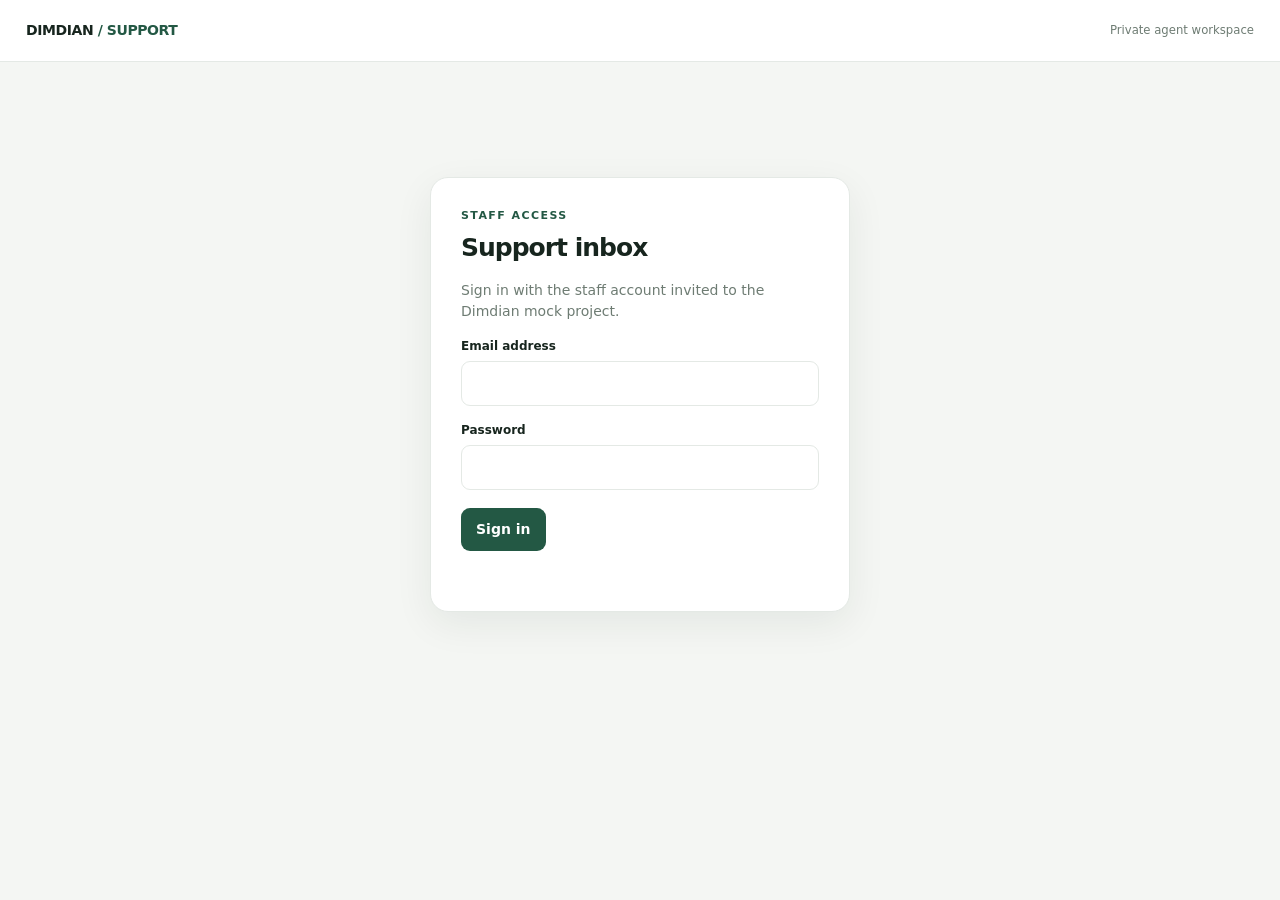
<file: docs/inbox/index.html>
<!doctype html>
<html lang="en">
<head>
<meta charset="utf-8">
<meta name="viewport" content="width=device-width,initial-scale=1">
<meta name="robots" content="noindex,nofollow">
<title>Dimdian Support Inbox</title>
<style>
:root{color-scheme:light;--ink:#17251e;--muted:#6e7c73;--line:#e4e9e5;--paper:#f4f6f3;--panel:#fff;--green:#235844;--green2:#e8f1eb;--amber:#916021;--shadow:0 12px 38px rgba(21,44,31,.07)}
*{box-sizing:border-box}body{margin:0;background:var(--paper);color:var(--ink);font:14px/1.5 Inter,ui-sans-serif,system-ui,-apple-system,"Segoe UI",sans-serif}button,input,textarea{font:inherit}button{cursor:pointer}.hidden{display:none!important}
.top{height:62px;background:#fff;border-bottom:1px solid var(--line);display:flex;align-items:center;justify-content:space-between;padding:0 26px}.brand{font-weight:750;letter-spacing:-.03em}.brand span{color:var(--green)}.top small{color:var(--muted)}
.shell{max-width:1240px;margin:0 auto;padding:34px 22px}.eyebrow{font-size:11px;text-transform:uppercase;letter-spacing:.13em;color:var(--green);font-weight:750}.heading{display:flex;align-items:end;justify-content:space-between;margin-bottom:22px}.heading h1{font-size:30px;letter-spacing:-.05em;margin:5px 0 0}.heading p{margin:5px 0 0;color:var(--muted)}
.login{max-width:420px;margin:9vh auto;background:var(--panel);border:1px solid var(--line);border-radius:18px;padding:30px;box-shadow:var(--shadow)}.login h1{font-size:25px;letter-spacing:-.04em;margin:4px 0}.login p{color:var(--muted)}label{display:block;font-size:12px;font-weight:700;margin:15px 0 6px}input,textarea,select{width:100%;border:1px solid var(--line);border-radius:9px;padding:11px 12px;background:#fff;color:var(--ink);outline:none}input:focus,textarea:focus,select:focus{border-color:#6c9a7e;box-shadow:0 0 0 3px #e7f1e9}button.primary{border:0;border-radius:9px;padding:11px 15px;background:var(--green);color:#fff;font-weight:700}button.primary:disabled{opacity:.5;cursor:wait}button.ghost{border:1px solid var(--line);border-radius:9px;padding:9px 12px;background:#fff;color:var(--ink);font-weight:650}button.ghost:hover{background:#f7faf7}.error{color:#a33b36;min-height:20px;font-size:12px;margin-top:10px}.muted{color:var(--muted)}
.inbox{display:grid;grid-template-columns:350px minmax(0,1fr);min-height:650px;background:#fff;border:1px solid var(--line);border-radius:16px;overflow:hidden;box-shadow:var(--shadow)}.list{border-right:1px solid var(--line);min-width:0}.list-head{padding:16px;border-bottom:1px solid var(--line);display:flex;align-items:center;gap:8px}.list-head select{padding:8px;font-size:12px}.list-body{max-height:calc(100vh - 260px);min-height:520px;overflow:auto}.item{width:100%;text-align:left;border:0;border-bottom:1px solid #eff2ef;background:#fff;padding:14px 16px;display:block;color:inherit}.item:hover,.item.active{background:#f4f8f4}.item-top{display:flex;justify-content:space-between;gap:8px}.item strong{font-size:13px}.item time{font-size:10px;color:var(--muted);white-space:nowrap}.preview{font-size:12px;color:var(--muted);overflow:hidden;text-overflow:ellipsis;white-space:nowrap;margin-top:5px}.item-foot{display:flex;gap:9px;align-items:center;margin-top:8px;font-size:10px;color:var(--muted)}.pill{border-radius:20px;padding:2px 7px;background:var(--green2);color:var(--green);font-weight:750}.pill.closed{background:#f0f1ef;color:#6e756f}.detail{min-width:0;display:flex;flex-direction:column}.empty{margin:auto;text-align:center;padding:40px;color:var(--muted)}.detail-head{padding:17px 20px;border-bottom:1px solid var(--line);display:flex;align-items:center;justify-content:space-between;gap:12px}.detail-head h2{font-size:16px;margin:0}.detail-head p{margin:3px 0 0;color:var(--muted);font-size:11px}.actions{display:flex;gap:7px;flex-wrap:wrap}.messages{flex:1;min-height:300px;max-height:calc(100vh - 390px);overflow:auto;padding:20px;background:#fafbf9}.message{max-width:min(78%,620px);padding:10px 12px;border-radius:12px;margin:0 0 12px;background:#fff;border:1px solid var(--line);white-space:pre-wrap;overflow-wrap:anywhere}.message.agent{margin-left:auto;background:#eaf3ed;border-color:#d9e8dd}.message .who{font-size:10px;font-weight:800;color:var(--green);margin-bottom:4px}.message time{display:block;font-size:9px;color:var(--muted);margin-top:5px}.compose{border-top:1px solid var(--line);padding:14px 18px}.compose textarea{resize:vertical;min-height:68px;max-height:180px}.compose-foot{display:flex;justify-content:space-between;align-items:center;margin-top:8px}.attachments{border-top:1px solid var(--line);padding:12px 18px}.attachments h3{font-size:11px;margin:0 0 8px}.audit{border-top:1px solid var(--line);padding:12px 18px}.audit h3{font-size:11px;margin:0 0 8px}.audit-item{display:grid;grid-template-columns:110px 1fr;gap:8px;padding:6px 0;border-bottom:1px solid #eef1ee;font-size:11px}.audit-item:last-child{border-bottom:0}.audit-item time{color:var(--muted)}.audit-item strong{font-weight:650}.audit-meta{color:var(--muted);display:block;font-size:10px}.file{display:inline-flex;margin:0 7px 7px 0;border:1px solid var(--line);border-radius:8px;padding:6px 9px;font-size:11px;text-decoration:none;color:var(--green);background:#fff}.file.private{border-color:#ead9bd;background:#fffaf1;color:#83591d}
.notice{font-size:11px;color:var(--muted)}.toast{position:fixed;right:20px;bottom:20px;background:#17251e;color:#fff;border-radius:10px;padding:10px 14px;box-shadow:var(--shadow);max-width:360px}
@media(max-width:760px){.shell{padding:22px 12px}.top{padding:0 14px}.inbox{grid-template-columns:1fr}.list{border-right:0;border-bottom:1px solid var(--line)}.list-body{max-height:260px;min-height:180px}.messages{max-height:48vh;min-height:250px}.detail-head{align-items:flex-start;flex-direction:column}.message{max-width:92%}.heading h1{font-size:25px}}
</style>
</head>
<body>
<header class="top"><div class="brand">DIMDIAN <span>/ SUPPORT</span></div><small id="topUser">Private agent workspace</small></header>
<main class="shell">
<section id="login" class="login">
<div class="eyebrow">Staff access</div><h1>Support inbox</h1>
<p>Sign in with the staff account invited to the Dimdian mock project.</p>
<form id="loginForm">
<label for="email">Email address</label><input id="email" type="email" autocomplete="username" required>
<label for="password">Password</label><input id="password" type="password" autocomplete="current-password" required>
<div style="margin-top:18px"><button class="primary" id="loginButton" type="submit">Sign in</button></div>
<div class="error" id="loginError" role="alert"></div>
</form>
</section>
<section id="workspace" class="hidden">
<div class="heading"><div><div class="eyebrow">Dimdian · Mock tenant</div><h1>Conversations</h1><p>Website support messages and private diagnostic attachments.</p></div><div class="actions"><button class="ghost" id="accountSettings">Account settings</button><button class="ghost" id="logout">Sign out</button></div></div>
<section id="accountPanel" class="hidden" style="background:#fff;border:1px solid var(--line);border-radius:14px;padding:18px 20px;margin:0 0 16px">
<div class="eyebrow">Account</div><h2 style="font-size:17px;margin:4px 0">Change sign-in email</h2>
<p class="muted" style="font-size:12px;margin:4px 0 12px">Current account: <strong id="accountEmail"></strong>. Supabase may require confirmation of the new address before it becomes active. Your staff access remains attached to this account.</p>
<form id="emailChangeForm" style="max-width:460px">
<label for="newEmail">New email address</label><input id="newEmail" type="email" autocomplete="email" required>
<div style="display:flex;gap:8px;align-items:center;margin-top:12px"><button class="primary" id="emailChangeButton" type="submit">Request email change</button><button class="ghost" id="closeAccountSettings" type="button">Cancel</button></div>
<div class="error" id="emailChangeStatus" role="status"></div>
</form>
<div style="border-top:1px solid var(--line);margin:20px 0;padding-top:18px">
<div class="eyebrow">Data lifecycle</div><h2 style="font-size:17px;margin:4px 0">Automatic data retention</h2>
<p class="muted" style="font-size:12px;margin:4px 0 12px">Choose how long each data category is kept. Cleanup runs daily at approximately 04:15 Lagos time. Use 0 to keep a category indefinitely. Changes apply to existing records as well as new records.</p>
<form id="retentionForm" style="max-width:720px">
<div style="display:grid;grid-template-columns:repeat(auto-fit,minmax(220px,1fr));gap:0 16px">
<div><label for="retentionConversations">Conversations and messages (days)</label><input id="retentionConversations" type="number" min="0" max="3650" step="1" required></div>
<div><label for="retentionAttachments">Customer uploads (days)</label><input id="retentionAttachments" type="number" min="0" max="3650" step="1" required></div>
<div><label for="retentionDiagnostics">Diagnostic bundles (days)</label><input id="retentionDiagnostics" type="number" min="0" max="3650" step="1" required></div>
<div><label for="retentionAudit">Staff activity history (days)</label><input id="retentionAudit" type="number" min="0" max="3650" step="1" required></div>
</div>
<div style="display:flex;gap:8px;align-items:center;flex-wrap:wrap;margin-top:12px"><button class="primary" id="saveRetention" type="submit">Save retention settings</button><button class="ghost" id="runRetention" type="button">Run cleanup now</button></div>
<div class="error" id="retentionStatus" role="status"></div><p class="notice" id="retentionLastRun"></p>
</form>
</div>
</section>
<div class="inbox">
<aside class="list"><div class="list-head"><strong style="font-size:12px">Inbox</strong><select id="filter" aria-label="Filter conversations"><option value="open">Open</option><option value="closed">Closed</option><option value="all">All</option></select><button class="ghost" id="refresh" style="padding:7px 9px">↻</button></div><div class="list-body" id="conversationList"><div class="empty">Loading conversations…</div></div></aside>
<section class="detail" id="detail">
<div class="empty"><div style="font-size:28px">↖</div><strong>Select a conversation</strong><p>Choose a visitor message from the inbox.</p></div>
</section>
</div>
<p class="notice" style="margin:12px 2px">Mock environment only. Replies are saved to Supabase and appear in the visitor chat; they are not sent through WhatsApp.</p>
</section>
</main>
<div id="toast" class="toast hidden" role="status"></div>
<script>
(() => {
'use strict';
const PROJECT_URL='https://gpafuuoxrbzveaddomgt.supabase.co';
const PUBLISHABLE_KEY='sb_publishable_NdGKg0v6WajasP8G7yQbjg_X1KqZEwA';
const API=PROJECT_URL+'/functions/v1/chatbridge-mock-api';
const TENANT_LABEL='Dimdian Mock Site';
const $=s=>document.querySelector(s);
let session=null, conversations=[], selected=null, messageCursor=0, pollHandle=null, toastHandle=null;
const headers=()=>({'apikey':PUBLISHABLE_KEY,'Content-Type':'application/json'});
function showToast(message){const node=$('#toast');node.textContent=message;node.classList.remove('hidden');clearTimeout(toastHandle);toastHandle=setTimeout(()=>node.classList.add('hidden'),3500);}
function showLogin(message=''){ $('#workspace').classList.add('hidden');$('#login').classList.remove('hidden');$('#loginError').textContent=message;$('#topUser').textContent='Private agent workspace';}
function showWorkspace(){ $('#login').classList.add('hidden');$('#workspace').classList.remove('hidden');$('#topUser').textContent=session.user.email||'Signed-in support agent';}
function persist(){sessionStorage.setItem('dimdian_staff_session',JSON.stringify(session));}
function clearSession(){session=null;sessionStorage.removeItem('dimdian_staff_session');selected=null;conversations=[];if(pollHandle)clearInterval(pollHandle);showLogin();}
async function authRequest(path,body){const response=await fetch(PROJECT_URL+'/auth/v1/'+path,{method:'POST',headers:headers(),body:JSON.stringify(body)});const payload=await response.json().catch(()=>({}));if(!response.ok)throw new Error(payload.msg||payload.message||payload.error_description||'Sign-in failed.');return payload;}
async function login(email,password){const data=await authRequest('token?grant_type=password',{email,password});session={access_token:data.access_token,refresh_token:data.refresh_token,expires_at:Date.now()+Number(data.expires_in||3600)*1000,user:data.user};persist();showWorkspace();await Promise.all([loadConversations(),loadRetentionSettings()]);startPolling();}
async function refreshSession(){if(!session?.refresh_token)throw new Error('Please sign in again.');const data=await authRequest('token?grant_type=refresh_token',{refresh_token:session.refresh_token});session={access_token:data.access_token,refresh_token:data.refresh_token,expires_at:Date.now()+Number(data.expires_in||3600)*1000,user:data.user};persist();}
async function ensureFresh(){if(session&&Date.now()>session.expires_at-60000)await refreshSession();}
async function api(path,options={}){await ensureFresh();const response=await fetch(API+path,{...options,headers:{...headers(),'Authorization':'Bearer '+session.access_token,...(options.headers||{})}});const payload=await response.json().catch(()=>({}));if(response.status===401){clearSession();throw new Error('Your staff session expired. Please sign in again.');}if(!response.ok)throw new Error(payload.error?.message||'The request failed.');return payload;}
function safeDate(value){if(!value)return '';const date=new Date(value);return Number.isNaN(date.getTime())?'':date.toLocaleString([], {month:'short',day:'numeric',hour:'numeric',minute:'2-digit'});}
function el(tag,cls,text){const node=document.createElement(tag);if(cls)node.className=cls;if(text!==undefined)node.textContent=text;return node;}
async function loadRetentionSettings(){
 const payload=await api('/staff/retention');
 const values=payload.data||{};
 const fields={conversation_days:'#retentionConversations',attachment_days:'#retentionAttachments',diagnostic_days:'#retentionDiagnostics',audit_days:'#retentionAudit'};
 for(const [key,selector] of Object.entries(fields))$(selector).value=String(values[key]??14);
 const canManage=Boolean(payload.can_manage);
 for(const selector of Object.values(fields))$(selector).disabled=!canManage;
 $('#saveRetention').disabled=!canManage;$('#runRetention').disabled=!canManage;
 if(!canManage)$('#retentionStatus').textContent='Only tenant owners and admins can change or run retention.';
 else $('#retentionStatus').textContent='';
 const last=payload.last_run;
 $('#retentionLastRun').textContent=last?'Last cleanup: '+safeDate(last.created_at)+' · '+last.conversations_deleted+' conversations · '+last.attachments_deleted+' files · '+last.audit_events_deleted+' audit events · '+last.failures+' failures':'No cleanup run has been recorded yet.';
}
async function saveRetentionSettings(event){
 event.preventDefault();
 const button=$('#saveRetention');button.disabled=true;$('#retentionStatus').textContent='Saving settings…';
 try{
  const data={conversation_days:Number($('#retentionConversations').value),attachment_days:Number($('#retentionAttachments').value),diagnostic_days:Number($('#retentionDiagnostics').value),audit_days:Number($('#retentionAudit').value)};
  const payload=await api('/staff/retention',{method:'PATCH',body:JSON.stringify(data)});
  if(!payload.data)throw new Error('The settings were not saved.');
  $('#retentionStatus').textContent='Retention settings saved. The next scheduled cleanup will apply them.';
  showToast('Data retention settings saved.');
 }catch(error){$('#retentionStatus').textContent=error.message;}
 finally{button.disabled=false;}
}
async function runRetentionNow(){
 const button=$('#runRetention');button.disabled=true;$('#retentionStatus').textContent='Running retention cleanup…';
 try{
  const payload=await api('/staff/retention/run',{method:'POST',body:'{}'});
  const result=(payload.data?.results||[])[0]||{};
  $('#retentionStatus').textContent='Cleanup finished: '+(result.conversations_deleted||0)+' conversations, '+(result.attachments_deleted||0)+' files and '+(result.audit_events_deleted||0)+' audit events deleted; '+(result.failures||0)+' failures.';
  await loadRetentionSettings();showToast('Retention cleanup finished.');
 }catch(error){$('#retentionStatus').textContent=error.message;}
 finally{button.disabled=false;}
}
async function loadConversations(){const filter=$('#filter').value;const payload=await api('/staff/conversations?status='+encodeURIComponent(filter)+'&limit=100');conversations=payload.data||[];renderList();if(selected){const found=conversations.find(c=>c.id===selected);if(!found){selected=null;renderDetailEmpty();}else await loadMessages(false);}}
function renderList(){const list=$('#conversationList');list.replaceChildren();if(!conversations.length){list.append(el('div','empty','No '+$('#filter').value+' conversations.'));return;}for(const c of conversations){const button=el('button','item'+(c.id===selected?' active':''));button.type='button';button.addEventListener('click',()=>selectConversation(c.id));const top=el('div','item-top');top.append(el('strong','',c.guest_name||'Website visitor'),el('time','',safeDate(c.last_message_at||c.created_at)));button.append(top);button.append(el('div','preview',c.last_message?.message||'No messages yet'));const foot=el('div','item-foot');foot.append(el('span','pill'+(c.status==='closed'?' closed':''),c.status));if(Number(c.attachment_count)>0)foot.append(el('span','',c.attachment_count+' attachment(s)'));if(c.assigned_to)foot.append(el('span','',c.assigned_to===session.user.id?'Assigned to you':'Assigned'));button.append(foot);list.append(button);}}
function renderDetailEmpty(){const node=$('#detail');node.replaceChildren();const empty=el('div','empty');empty.append(el('strong','','Select a conversation'),el('p','','Choose a visitor message from the inbox.'));node.append(empty);}
async function selectConversation(id){selected=id;messageCursor=0;renderList();await loadMessages(true);await loadAttachments();await loadAudit();}
function messageNode(m){const own=m.sender==='business';const node=el('article','message'+(own?' agent':''));node.append(el('div','who',own?'SUPPORT TEAM':m.sender==='visitor'?'VISITOR':String(m.sender||'SYSTEM').toUpperCase()));node.append(el('div','',m.message||''));node.append(el('time','',safeDate(m.created_at)));return node;}
async function loadMessages(reset){if(!selected)return;const after=reset?0:messageCursor;const payload=await api('/staff/conversations/'+selected+'/messages?after='+after+'&limit=200');const rows=payload.data||[];if(reset){messageCursor=0;renderDetailShell();}const container=$('#messages');if(!container)return;for(const m of rows){container.append(messageNode(m));messageCursor=Math.max(messageCursor,Number(m.sequence_id)||0);}if(reset||rows.length)container.scrollTop=container.scrollHeight;}
function renderDetailShell(){const c=conversations.find(x=>x.id===selected);const node=$('#detail');node.replaceChildren();if(!c){renderDetailEmpty();return;}const head=el('div','detail-head');const identity=el('div');identity.append(el('h2','',c.guest_name||'Website visitor'),el('p','',(c.guest_phone||'No phone provided')+' · '+safeDate(c.created_at)));const actions=el('div','actions');const assign=el('button','ghost',c.assigned_to===session.user.id?'Unassign me':'Assign to me');assign.type='button';assign.addEventListener('click',()=>updateConversation({assigned_to:c.assigned_to===session.user.id?null:session.user.id}));const status=el('button','primary',c.status==='open'?'Close conversation':'Reopen conversation');status.type='button';status.addEventListener('click',()=>updateConversation({status:c.status==='open'?'closed':'open'}));actions.append(assign,status);head.append(identity,actions);node.append(head);const messages=el('div','messages');messages.id='messages';node.append(messages);const attachments=el('div','attachments');attachments.id='attachments';attachments.append(el('h3','','ATTACHMENTS & PRIVATE DIAGNOSTICS'));node.append(attachments);const audit=el('div','audit');audit.id='audit';audit.append(el('h3','','ACTIVITY HISTORY'));node.append(audit);const compose=el('form','compose');const textarea=el('textarea');textarea.id='reply';textarea.maxLength=4000;textarea.placeholder=c.status==='open'?'Write a reply…':'Reopen this conversation to reply.';textarea.disabled=c.status!=='open';textarea.required=true;const foot=el('div','compose-foot');foot.append(el('span','notice','Replies appear in the visitor website chat only.'));const send=el('button','primary','Send reply');send.type='submit';send.disabled=c.status!=='open';foot.append(send);compose.append(textarea,foot);compose.addEventListener('submit',sendReply);node.append(compose);}
async function loadAttachments(){if(!selected)return;const payload=await api('/staff/conversations/'+selected+'/attachments');const node=$('#attachments');if(!node)return;node.replaceChildren(el('h3','','ATTACHMENTS & PRIVATE DIAGNOSTICS'));const rows=payload.data||[];if(!rows.length){node.append(el('span','notice','No attachments yet.'));return;}for(const item of rows){const a=el('a','file'+(item.visibility==='staff_only'?' private':''), (item.visibility==='staff_only'?'PRIVATE · ':'')+item.filename);a.href=item.signed_url;a.target='_blank';a.rel='noopener noreferrer';a.title=item.mime_type+' · '+Math.ceil(item.byte_size/1024)+' KB · link expires in '+item.url_expires_in+' seconds';node.append(a);}}
async function loadAudit(){
 if(!selected)return;
 const node=$('#audit');if(!node)return;
 try{
  const payload=await api('/staff/conversations/'+selected+'/audit?limit=100');
  node.replaceChildren(el('h3','','ACTIVITY HISTORY'));
  const rows=payload.data||[];
  if(!rows.length){node.append(el('span','notice','No staff activity recorded yet.'));return;}
  const labels={reply_sent:'Support reply sent',conversation_status_changed:'Conversation status changed',conversation_assignment_changed:'Assignment changed'};
  for(const item of rows){
   const row=el('div','audit-item');
   row.append(el('time','',safeDate(item.created_at)));
   const detail=el('div');
   detail.append(el('strong','',labels[item.event_type]||'Staff activity'));
   const actor=item.actor_user_id?String(item.actor_user_id).slice(0,8):'Former staff account';
   let change='';
   if(item.event_type==='conversation_status_changed')change=String(item.details?.from||'')+' → '+String(item.details?.to||'');
   if(item.event_type==='conversation_assignment_changed')change=(item.details?.from_user_id?String(item.details.from_user_id).slice(0,8):'Unassigned')+' → '+(item.details?.to_user_id?String(item.details.to_user_id).slice(0,8):'Unassigned');
   if(item.event_type==='reply_sent')change='Website chat · message '+String(item.details?.message_id||'').slice(0,8);
   detail.append(el('span','audit-meta',(change?change+' · ':'')+'by '+actor));
   row.append(detail);node.append(row);
  }
 }catch(error){node.replaceChildren(el('h3','','ACTIVITY HISTORY'),el('span','notice','Activity history could not be loaded: '+error.message));}
}
async function sendReply(event){event.preventDefault();const input=$('#reply');const message=input.value.trim();if(!message)return;const button=event.submitter;button.disabled=true;try{await api('/staff/conversations/'+selected+'/messages',{method:'POST',body:JSON.stringify({message,client_message_id:crypto.randomUUID()})});input.value='';await loadMessages(true);await loadConversations();await loadAudit();showToast('Reply saved to the website conversation.');}catch(error){showToast(error.message);}finally{button.disabled=false;}}
async function updateConversation(changes){try{await api('/staff/conversations/'+selected,{method:'PATCH',body:JSON.stringify(changes)});await loadConversations();if(selected){await loadMessages(true);await loadAudit();}showToast('Conversation updated.');}catch(error){showToast(error.message);}}
function startPolling(){if(pollHandle)clearInterval(pollHandle);pollHandle=setInterval(async()=>{if(!session)return;try{await loadConversations();if(selected){await loadMessages(false);await loadAttachments();await loadAudit();}}catch(error){if(error.message!=='Your staff session expired. Please sign in again.')showToast(error.message);}},6000);}
$('#loginForm').addEventListener('submit',async event=>{event.preventDefault();const button=$('#loginButton');button.disabled=true;$('#loginError').textContent='';try{await login($('#email').value.trim(),$('#password').value);}catch(error){$('#loginError').textContent=error.message;}finally{button.disabled=false;}});
$('#accountSettings').addEventListener('click',()=>{const panel=$('#accountPanel');panel.classList.toggle('hidden');$('#accountEmail').textContent=session?.user?.email||'';$('#newEmail').value='';$('#emailChangeStatus').textContent='';});
$('#closeAccountSettings').addEventListener('click',()=>$('#accountPanel').classList.add('hidden'));
$('#retentionForm').addEventListener('submit',saveRetentionSettings);
$('#runRetention').addEventListener('click',runRetentionNow);
$('#emailChangeForm').addEventListener('submit',async event=>{event.preventDefault();const nextEmail=$('#newEmail').value.trim();if(!nextEmail||nextEmail.toLowerCase()===String(session?.user?.email||'').toLowerCase())return;const button=$('#emailChangeButton');button.disabled=true;$('#emailChangeStatus').textContent='Sending confirmation request…';try{const response=await fetch(PROJECT_URL+'/auth/v1/user',{method:'PATCH',headers:{...headers(),'Authorization':'Bearer '+session.access_token},body:JSON.stringify({email:nextEmail})});const payload=await response.json().catch(()=>({}));if(!response.ok)throw new Error(payload.msg||payload.message||payload.error_description||'Could not request the email change.');$('#emailChangeStatus').textContent='Confirmation requested. Check the new email address and follow Supabase’s confirmation instructions. The account may continue showing the current address until verification is complete.';showToast('Email change confirmation requested.');}catch(error){$('#emailChangeStatus').textContent=error.message;}finally{button.disabled=false;}});
$('#logout').addEventListener('click',async()=>{try{if(session?.access_token)await fetch(PROJECT_URL+'/auth/v1/logout',{method:'POST',headers:{...headers(),'Authorization':'Bearer '+session.access_token}});}catch(_){}clearSession();});
$('#filter').addEventListener('change',()=>loadConversations().catch(e=>showToast(e.message)));
$('#refresh').addEventListener('click',()=>loadConversations().then(()=>{if(selected)loadAttachments();}).catch(e=>showToast(e.message)));
try{const stored=sessionStorage.getItem('dimdian_staff_session');if(stored){session=JSON.parse(stored);if(session.access_token&&session.refresh_token&&session.user){showWorkspace();Promise.all([loadConversations(),loadRetentionSettings()]).then(startPolling).catch(error=>showLogin(error.message));}else clearSession();}}catch(_){clearSession();}
})();
</script>
</body>
</html>
</file>
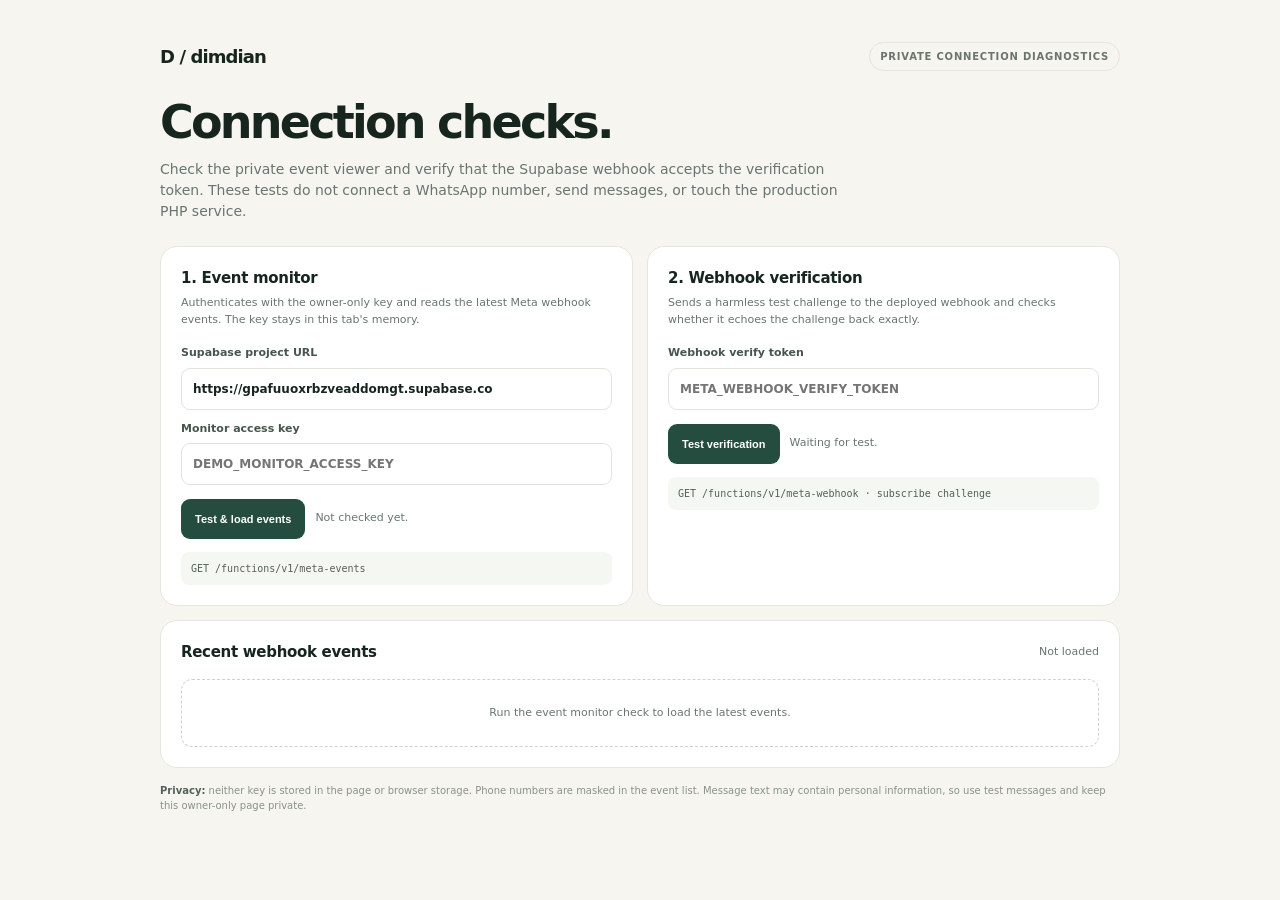
<file: docs/whatsapp-test.html>
<!doctype html>
<html lang="en">
<head>
  <meta charset="utf-8">
  <meta name="viewport" content="width=device-width, initial-scale=1">
  <meta name="theme-color" content="#142c25">
  <meta name="robots" content="noindex,nofollow">
  <title>Dimdian — Connection diagnostics</title>
  <style>
    :root{color-scheme:light;--ink:#17251f;--muted:#68766e;--green:#244d40;--paper:#f6f5ef;--line:#e4e7df;--red:#a13d34;--amber:#8a641f}
    *{box-sizing:border-box}body{margin:0;background:var(--paper);color:var(--ink);font:14px/1.5 Inter,ui-sans-serif,system-ui,-apple-system,"Segoe UI",sans-serif}
    main{width:min(960px,calc(100% - 32px));margin:42px auto 64px}.top{display:flex;align-items:center;justify-content:space-between;gap:16px;margin-bottom:28px}
    .brand{font-size:18px;font-weight:800;letter-spacing:-.05em;text-decoration:none;color:inherit}.tag{padding:6px 10px;border:1px solid var(--line);border-radius:999px;color:var(--muted);font-size:10px;font-weight:750;letter-spacing:.08em}
    h1{margin:0;font-size:clamp(30px,5vw,46px);letter-spacing:-.06em;line-height:1.04}.intro{max-width:700px;margin:12px 0 24px;color:var(--muted)}
    .grid{display:grid;grid-template-columns:1fr 1fr;gap:14px}.panel{padding:20px;border:1px solid var(--line);border-radius:17px;background:#fff;min-width:0}
    .panel h2{margin:0;font-size:15px;letter-spacing:-.02em}.desc{margin:6px 0 16px;color:var(--muted);font-size:11px;min-height:34px}
    label{display:block;color:#47564d;font-size:11px;font-weight:700}input{display:block;width:100%;height:42px;margin-top:6px;padding:0 11px;border:1px solid #dfe4dd;border-radius:9px;background:#fff;color:var(--ink);font:inherit;font-size:12px}
    input:focus{outline:3px solid #dcebe2;border-color:#6d927f}.field{margin-top:11px}
    button{min-height:40px;padding:0 14px;border:0;border-radius:9px;background:var(--green);color:white;font-size:11px;font-weight:750;cursor:pointer}
    button:disabled{opacity:.5;cursor:wait}.actions{display:flex;align-items:center;gap:10px;flex-wrap:wrap;margin-top:14px}
    .status{min-height:18px;color:var(--muted);font-size:11px}.status[data-kind=error]{color:var(--red)}.status[data-kind=success]{color:#276548}.status[data-kind=warning]{color:var(--amber)}
    .endpoint{margin-top:13px;padding:9px 10px;border-radius:8px;background:#f5f7f3;color:#526157;font:10px/1.5 ui-monospace,SFMono-Regular,Consolas,monospace;overflow-wrap:anywhere}
    .events-panel{margin-top:14px}.events-head{display:flex;justify-content:space-between;align-items:center;gap:12px}.events-head h2{margin:0;font-size:15px}.events{display:grid;gap:9px;margin-top:15px}
    .event{padding:13px;border:1px solid var(--line);border-radius:11px;background:#fff}.event-top{display:flex;justify-content:space-between;gap:12px;align-items:center}.kind{font-size:11px;font-weight:800}.time{color:#8a948d;font-size:10px}
    .meta{margin-top:5px;color:var(--muted);font-size:10px}.body{margin:8px 0 0;white-space:pre-wrap;overflow-wrap:anywhere;font-size:12px}
    .empty{padding:25px 16px;border:1px dashed #ccd5cc;border-radius:11px;color:var(--muted);text-align:center;font-size:11px}
    .note{margin-top:15px;color:#89928b;font-size:10px}.note strong{color:#536359}
    @media(max-width:700px){main{margin:24px auto}.grid{grid-template-columns:1fr}.desc{min-height:0}.panel{padding:16px}.events-head{align-items:flex-start}}
  </style>
</head>
<body>
  <main>
    <div class="top"><a class="brand" href="./">D / dimdian</a><span class="tag">PRIVATE CONNECTION DIAGNOSTICS</span></div>
    <h1>Connection checks.</h1>
    <p class="intro">Check the private event viewer and verify that the Supabase webhook accepts the verification token. These tests do not connect a WhatsApp number, send messages, or touch the production PHP service.</p>
    <div class="grid">
      <section class="panel" aria-labelledby="monitor-title">
        <h2 id="monitor-title">1. Event monitor</h2>
        <p class="desc">Authenticates with the owner-only key and reads the latest Meta webhook events. The key stays in this tab's memory.</p>
        <label>Supabase project URL<input id="project" type="url" inputmode="url" value="https://gpafuuoxrbzveaddomgt.supabase.co" autocomplete="url"></label>
        <div class="field"><label>Monitor access key<input id="key" type="password" placeholder="DEMO_MONITOR_ACCESS_KEY" autocomplete="off"></label></div>
        <div class="actions"><button id="load" type="button">Test &amp; load events</button><span id="monitor-status" class="status" role="status">Not checked yet.</span></div>
        <div class="endpoint">GET /functions/v1/meta-events</div>
      </section>
      <section class="panel" aria-labelledby="webhook-title">
        <h2 id="webhook-title">2. Webhook verification</h2>
        <p class="desc">Sends a harmless test challenge to the deployed webhook and checks whether it echoes the challenge back exactly.</p>
        <label>Webhook verify token<input id="verify-token" type="password" placeholder="META_WEBHOOK_VERIFY_TOKEN" autocomplete="off"></label>
        <div class="actions"><button id="verify" type="button">Test verification</button><span id="verify-status" class="status" role="status">Waiting for test.</span></div>
        <div class="endpoint">GET /functions/v1/meta-webhook · subscribe challenge</div>
      </section>
    </div>
    <section class="panel events-panel" aria-labelledby="events-title">
      <div class="events-head"><h2 id="events-title">Recent webhook events</h2><span id="event-count" class="status">Not loaded</span></div>
      <div id="events" class="events" aria-live="polite"><div class="empty">Run the event monitor check to load the latest events.</div></div>
    </section>
    <p class="note"><strong>Privacy:</strong> neither key is stored in the page or browser storage. Phone numbers are masked in the event list. Message text may contain personal information, so use test messages and keep this owner-only page private.</p>
  </main>
  <script>
    (() => {
      const project = document.querySelector('#project');
      const key = document.querySelector('#key');
      const verifyToken = document.querySelector('#verify-token');
      const load = document.querySelector('#load');
      const verify = document.querySelector('#verify');
      const monitorStatus = document.querySelector('#monitor-status');
      const verifyStatus = document.querySelector('#verify-status');
      const events = document.querySelector('#events');
      const eventCount = document.querySelector('#event-count');
      const baseUrl = () => project.value.trim().replace(/\/+$/, '');
      function setStatus(node, message, kind) { node.textContent = message; node.dataset.kind = kind || 'normal'; }
      function validProject(url) { return /^https:\/\/[a-z0-9-]+\.supabase\.co$/i.test(url); }
      function safeText(value) { return value == null || value === '' ? '—' : String(value); }
      function render(rows) {
        events.replaceChildren();
        eventCount.textContent = rows.length + ' event(s)';
        if (!rows.length) {
          const empty = document.createElement('div'); empty.className = 'empty';
          empty.textContent = 'Connected successfully. No webhook events have been recorded yet.';
          events.append(empty); return;
        }
        for (const row of rows) {
          const article = document.createElement('article'); article.className = 'event';
          const top = document.createElement('div'); top.className = 'event-top';
          const kind = document.createElement('span'); kind.className = 'kind'; kind.textContent = safeText(row.event_kind);
          const time = document.createElement('time'); time.className = 'time';
          time.textContent = row.received_at ? new Date(row.received_at).toLocaleString() : 'Time unavailable';
          top.append(kind, time);
          const meta = document.createElement('div'); meta.className = 'meta';
          meta.textContent = [safeText(row.event_field), safeText(row.message_type), 'From ' + safeText(row.from_number_masked), 'To ' + safeText(row.to_number_masked), safeText(row.processing_status)].join(' · ');
          article.append(top, meta);
          if (row.message_text) { const body = document.createElement('p'); body.className = 'body'; body.textContent = row.message_text; article.append(body); }
          events.append(article);
        }
      }
      load.addEventListener('click', async () => {
        const base = baseUrl(), accessKey = key.value;
        if (!validProject(base) || !accessKey) { setStatus(monitorStatus, 'Enter the project URL and monitor access key.', 'error'); return; }
        load.disabled = true; setStatus(monitorStatus, 'Checking event monitor…');
        try {
          const response = await fetch(base + '/functions/v1/meta-events', {method:'GET',headers:{'x-demo-access-key':accessKey},cache:'no-store',credentials:'omit'});
          const result = await response.json().catch(() => ({}));
          if (!response.ok) throw new Error(result.error || 'Monitor request failed (' + response.status + ').');
          const rows = Array.isArray(result.events) ? result.events : [];
          render(rows); setStatus(monitorStatus, 'Connected · read access confirmed.', 'success');
        } catch (error) { setStatus(monitorStatus, error.message || 'Monitor check failed.', 'error'); }
        finally { load.disabled = false; }
      });
      verify.addEventListener('click', async () => {
        const base = baseUrl(), token = verifyToken.value;
        if (!validProject(base) || !token) { setStatus(verifyStatus, 'Enter the project URL and webhook verify token.', 'error'); return; }
        verify.disabled = true; setStatus(verifyStatus, 'Sending a verification challenge…');
        try {
          const bytes = crypto.getRandomValues(new Uint8Array(18));
          const challenge = Array.from(bytes, byte => byte.toString(16).padStart(2,'0')).join('');
          const url = new URL(base + '/functions/v1/meta-webhook');
          url.searchParams.set('hub.mode','subscribe');
          url.searchParams.set('hub.verify_token',token);
          url.searchParams.set('hub.challenge',challenge);
          const response = await fetch(url.toString(), {method:'GET',cache:'no-store',credentials:'omit'});
          const echoed = await response.text();
          if (!response.ok) throw new Error('Webhook rejected the verification test (' + response.status + '). Check the token and deployed function.');
          if (echoed !== challenge) throw new Error('Webhook responded, but the challenge did not match.');
          setStatus(verifyStatus, 'Verified · webhook echoed the challenge correctly.', 'success');
        } catch (error) {
          const message = error instanceof TypeError ? 'Browser could not reach the webhook. Check the deployed function and CORS response.' : (error.message || 'Verification test failed.');
          setStatus(verifyStatus, message, 'error');
        } finally { verify.disabled = false; }
      });
    })();
  </script>
</body>
</html>
</file>
